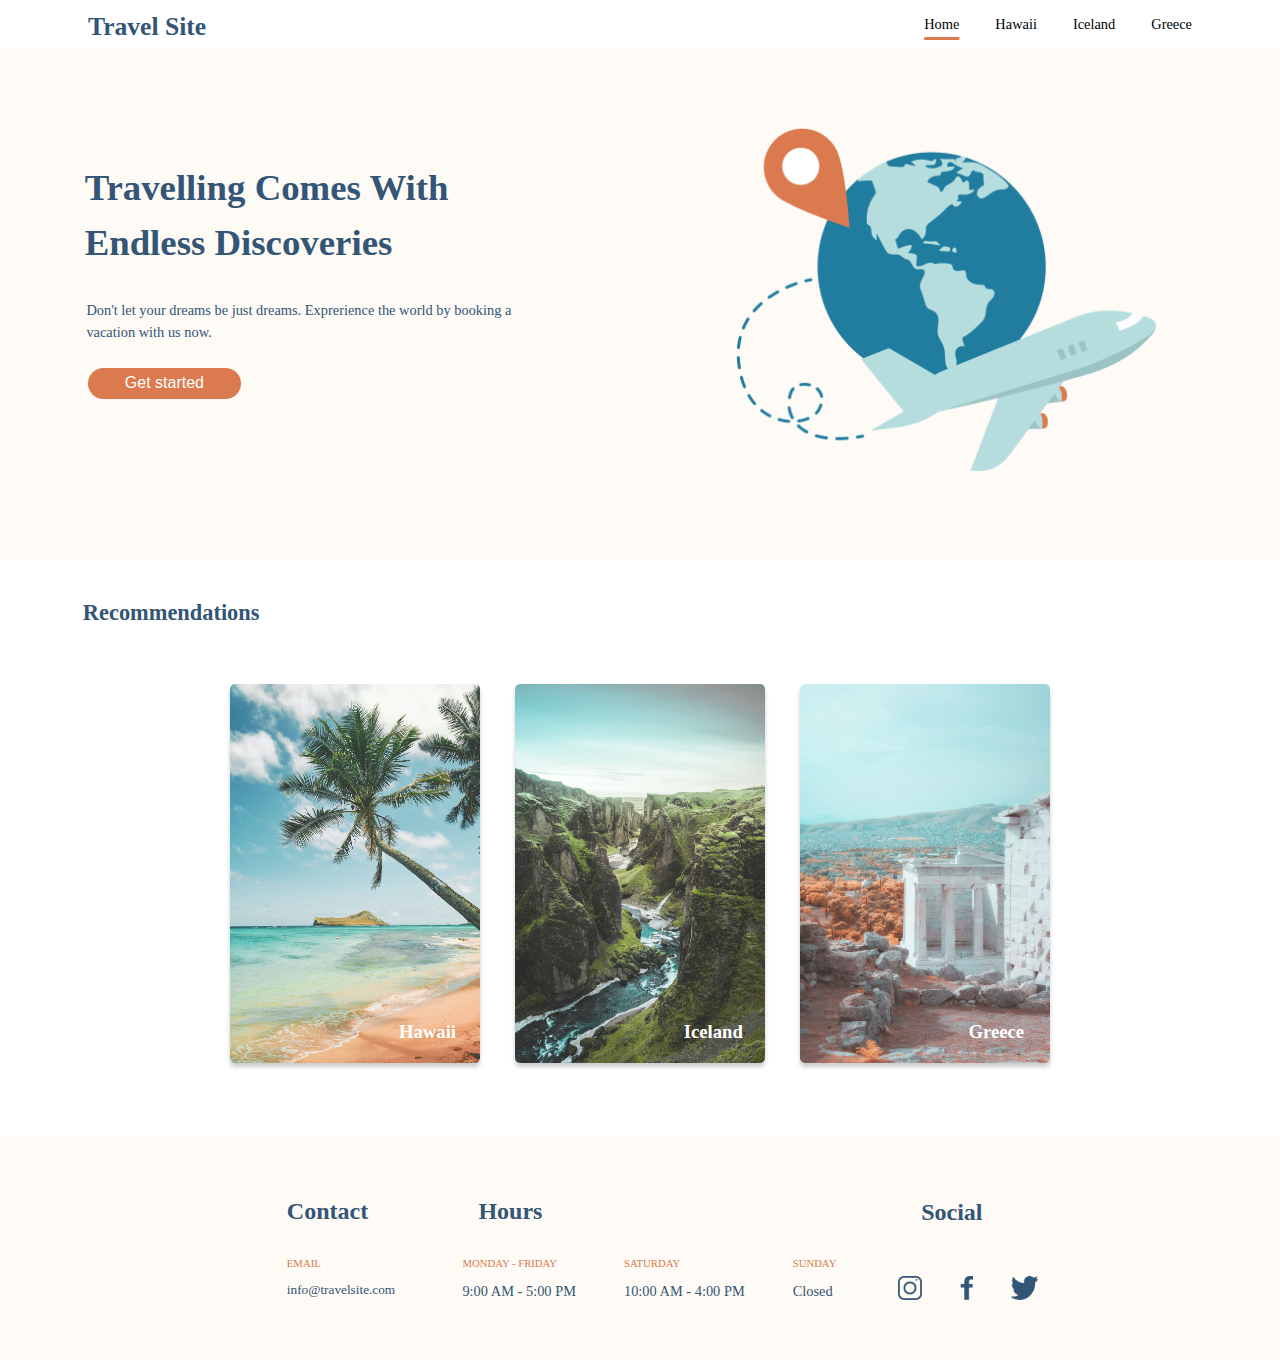
<file: index.html>
<!DOCTYPE html>
<html lang="en">
<head>
    <meta charset="UTF-8">
    <meta name="viewport" content="width=device-width, initial-scale=1.0">
    <title>TravelSite</title>
    <link rel="stylesheet" href="./css/global.css">
    <link rel="stylesheet" href="./css/main.css">
</head>

<body>

    <header>
        <nav class="navbar">
            <h1 class="navbar__header"><a href="./index.html">Travel Site</a></h1>
            <ul class="navbar__menu">
                <li class="navbar__option navbar__option--active"><a class="" href="./index.html">Home</a></li>
                <li class="navbar__option"><a href="./pages/hawaii.html">Hawaii</a></li>
                <li class="navbar__option"><a href="./pages/iceland.html">Iceland</a></li>
                <li class="navbar__option"><a href="./pages/greece.html">Greece</a></li>
            </ul>
        </nav>
    </header>

    <main>
        <section class="hero">
            <img class="hero__image" src="./assets/Images/hero.png" alt="Travel">
            <h1 class="hero__font hero__header hero__align">Travelling Comes With</h1>
            <h1 class="hero__font hero__header1 hero__align">Endless Discoveries</h1> 

            <p class="hero__slogan hero__color hero__align">Don't let your dreams be just dreams. Exprerience the world by booking a</p>
            <p class="hero__slogan1 hero__color hero__align">vacation with us now.</p>

            <button class="hero__button hero__align">Get started</button>
        </section>
    </main>

    <section class="recommend">
        <h1 class="recommend__header">Recommendations</h1>
        <div class="recommend__menu">
            <a class="recommend__link" href="./pages/hawaii.html">
                <div class="recommend__box recommend__hawaii">
                    <h3 class="recommend__name">Hawaii</h3>
                </div>
            </a>
            <a class="recommend__link" href="./pages/iceland.html">
                <div class="recommend__box recommend__iceland">
                    <h3 class="recommend__name">Iceland</h3>
                </div>
            </a>
            <a class="recommend__link" href="./pages/greece.html">
                <div class="recommend__box recommend__greece">
                    <h3 class="recommend__name">Greece</h3>
                </div>
            </a>
        </div>
    </section>

    <footer class="footers">
        <div class="footers__contact">
            <h2>Contact</h2>
            <div class="footers__email">
                <h6 class="footers__weight">EMAIL</h6>
                <h5 class="footers__addr">info@travelsite.com</h5>
            </div>
        </div>
        <div class="footers__hours">
            <h2>Hours</h2>
               <div class="footers__day">
                  <h6 class="footers__weight">MONDAY - FRIDAY</h6>
                  <h5 class="footers__time">9:00 AM - 5:00 PM</h5>
               </div>
               <div class="footers__day">
                  <h6 class="footers__weight">SATURDAY</h6>
                  <h5 class="footers__time">10:00 AM - 4:00 PM</h5>
                </div>
                <div class="footers__day">
                  <h6 class="footers__weight">SUNDAY</h6>
                  <h5 class="footers__time">Closed</h5>
                </div>
            </div>
        <div class="footers__social">
            <h2>Social</h2>
            <div class="footers__media">
                <img class="footers__imgsize" src="./assets/Images/icon-instagram.png" alt="Instagram">
            </div>
            <div class="footers__media">
                <img class="footers__imgsize" src="./assets/Images/icon-facebook.png" alt="Facebook">
            </div>
            <div class="footers__media">
                <img class="footers__imgsize" src="./assets/Images/icon-twitter.png" alt="Twitter">
            </div>
        </div>
    </footer>

</body>
</html>
</file>
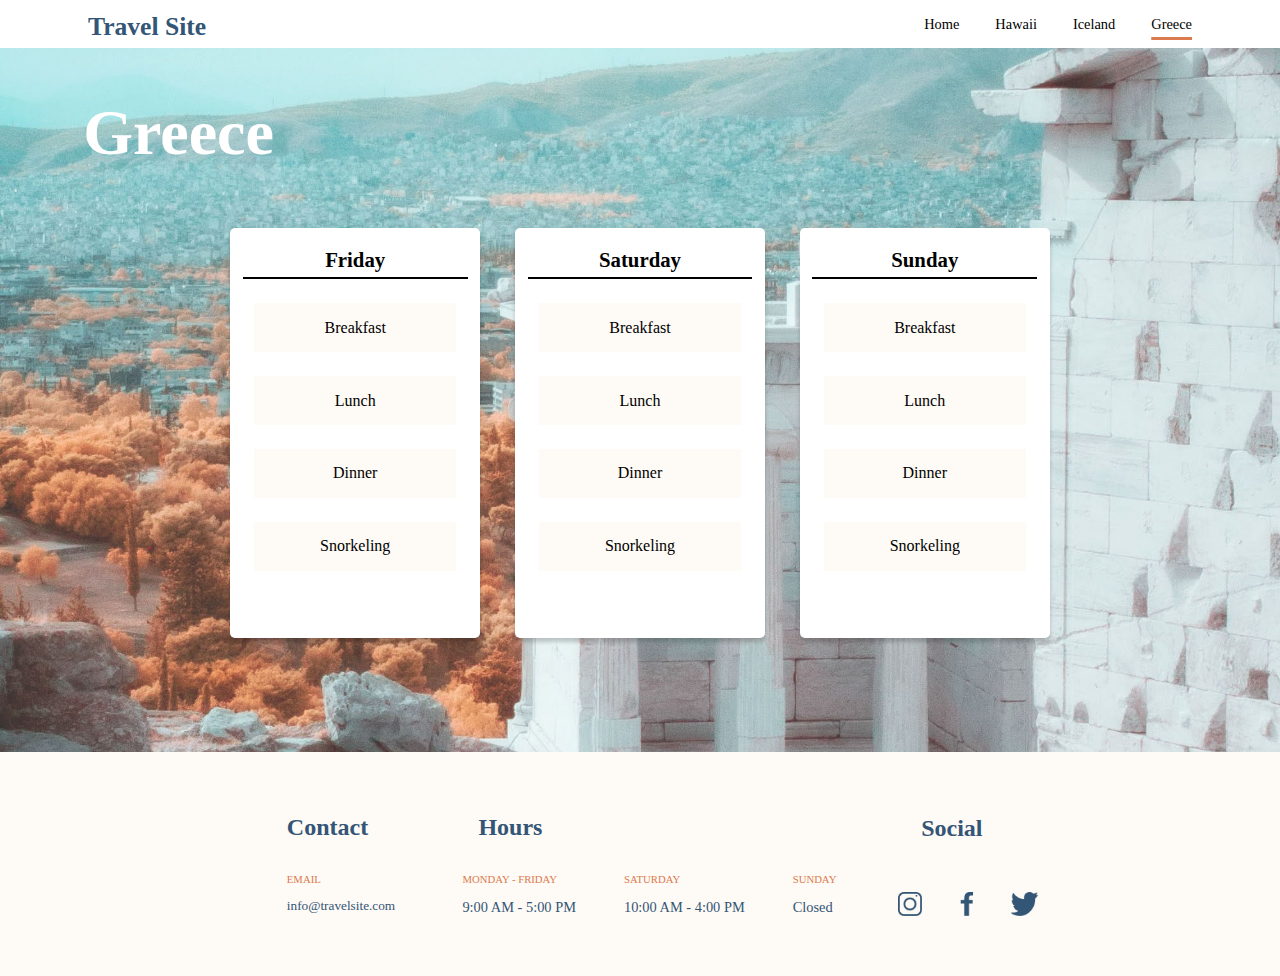
<file: pages/greece.html>
<!DOCTYPE html>
<html lang="en">
<head>
    <meta charset="UTF-8">
    <meta name="viewport" content="width=device-width, initial-scale=1.0">
    <title>Greece</title>
    <link rel="stylesheet" href="../css/global.css">
    <link rel="stylesheet" href="../css/destination.css">
</head>
<body>
    <header>
        <nav class="navbar">
            <h1 class="navbar__header"><a href="../index.html">Travel Site</a></h1>
            <ul class="navbar__menu">
                <li class="navbar__option"><a href="../index.html">Home</a></li>
                <li class="navbar__option"><a href="./hawaii.html">Hawaii</a></li>
                <li class="navbar__option"><a href="./iceland.html">Iceland</a></li>
                <li class="navbar__option navbar__option--active"><a href="./greece.html">Greece</a></li>
            </ul>
        </nav>
    </header>

    <main>
        <section class="hero hero__greece">
            <h1 class="hero__header">Greece</h1>
                <div class="hero__option">
                    <div class="hero__activity">
                        <h3 class="hero__days hero__days--line">Friday</h3>
                        <ul>
                            <li class="hero__schedule">Breakfast</li>
                            <li class="hero__schedule">Lunch</li>
                            <li class="hero__schedule">Dinner</li>
                            <li class="hero__schedule">Snorkeling</li>
                        </ul>
                    </div>
                    <div class="hero__activity">
                        <h3 class="hero__days hero__days--line">Saturday</h3>
                        <ul>
                            <li class="hero__schedule">Breakfast</li>
                            <li class="hero__schedule">Lunch</li>
                            <li class="hero__schedule">Dinner</li>
                            <li class="hero__schedule">Snorkeling</li>
                        </ul>
                    </div>
                    <div class="hero__activity">
                        <h3 class="hero__days hero__days--line">Sunday</h3>
                        <ul>
                            <li class="hero__schedule">Breakfast</li>
                            <li class="hero__schedule">Lunch</li>
                            <li class="hero__schedule">Dinner</li>
                            <li class="hero__schedule">Snorkeling</li>
                        </ul>
                    </div>
                </div>
        </section>
    </main>

    <footer class="footers">
        <div class="footers__contact">
            <h2>Contact</h2>
            <div class="footers__email">
                <h6 class="footers__weight">EMAIL</h6>
                <h5 class="footers__addr">info@travelsite.com</h5>
            </div>
        </div>
        <div class="footers__hours">
            <h2>Hours</h2>
               <div class="footers__day">
                  <h6 class="footers__weight">MONDAY - FRIDAY</h6>
                  <h5 class="footers__time">9:00 AM - 5:00 PM</h5>
               </div>
               <div class="footers__day">
                  <h6 class="footers__weight">SATURDAY</h6>
                  <h5 class="footers__time">10:00 AM - 4:00 PM</h5>
                </div>
                <div class="footers__day">
                  <h6 class="footers__weight">SUNDAY</h6>
                  <h5 class="footers__time">Closed</h5>
                </div>
            </div>
        <div class="footers__social">
            <h2>Social</h2>
            <div class="footers__media">
                <img class="footers__imgsize" src="../assets/Images/icon-instagram.png" alt="Instagram">
            </div>
            <div class="footers__media">
                <img class="footers__imgsize" src="../assets/Images/icon-facebook.png" alt="Facebook">
            </div>
            <div class="footers__media">
                <img class="footers__imgsize" src="../assets/Images/icon-twitter.png" alt="Twitter">
            </div>
        </div>
    </footer>

</body>
</html>
</file>
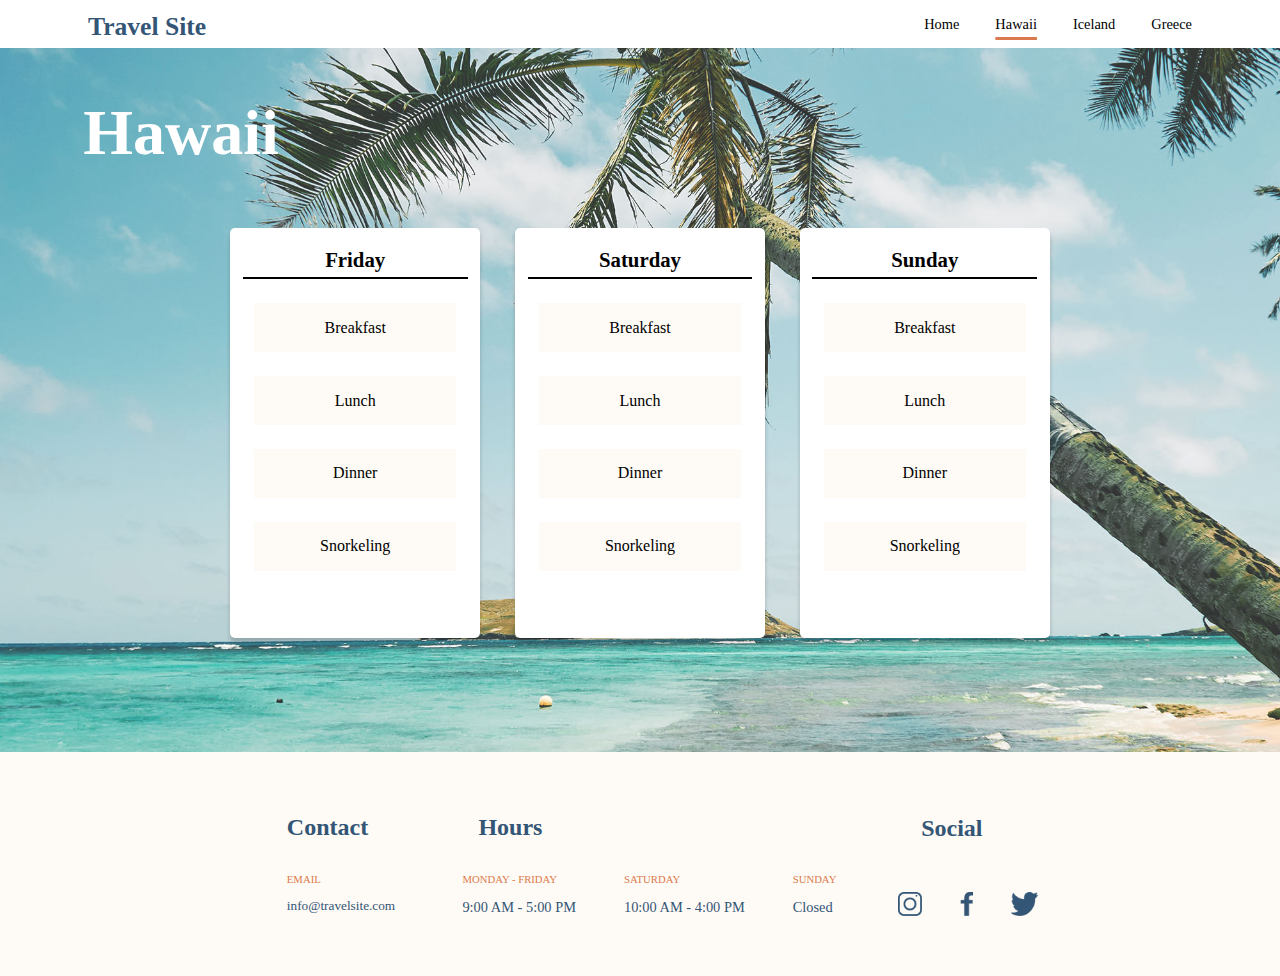
<file: pages/hawaii.html>
<!DOCTYPE html>
<html lang="en">
<head>
    <meta charset="UTF-8">
    <meta name="viewport" content="width=device-width, initial-scale=1.0">
    <title>Hawaii</title>
    <link rel="stylesheet" href="../css/global.css">
    <link rel="stylesheet" href="../css/destination.css">
</head>
<body>
    <header>
        <nav class="navbar">
            <h1 class="navbar__header"><a href="../index.html">Travel Site</a></h1>
            <ul class="navbar__menu">
                <li class="navbar__option"><a href="../index.html">Home</a></li>
                <li class="navbar__option navbar__option--active"><a href="./hawaii.html">Hawaii</a></li>
                <li class="navbar__option"><a href="./iceland.html">Iceland</a></li>
                <li class="navbar__option"><a href="./greece.html">Greece</a></li>
            </ul>
        </nav>
    </header>

    <main>
        <section class="hero hero__hawaii">
            <h1 class="hero__header">Hawaii</h1>
                <div class="hero__option">
                    <div class="hero__activity">
                        <h3 class="hero__days hero__days--line">Friday</h3>
                        <ul>
                            <li class="hero__schedule">Breakfast</li>
                            <li class="hero__schedule">Lunch</li>
                            <li class="hero__schedule">Dinner</li>
                            <li class="hero__schedule">Snorkeling</li>
                        </ul>
                    </div>
                    <div class="hero__activity">
                        <h3 class="hero__days hero__days--line">Saturday</h3>
                        <ul>
                            <li class="hero__schedule">Breakfast</li>
                            <li class="hero__schedule">Lunch</li>
                            <li class="hero__schedule">Dinner</li>
                            <li class="hero__schedule">Snorkeling</li>
                        </ul>
                    </div>
                    <div class="hero__activity">
                        <h3 class="hero__days hero__days--line">Sunday</h3>
                        <ul>
                            <li class="hero__schedule">Breakfast</li>
                            <li class="hero__schedule">Lunch</li>
                            <li class="hero__schedule">Dinner</li>
                            <li class="hero__schedule">Snorkeling</li>
                        </ul>
                    </div>
                </div>
        </section>
    </main>

    <footer class="footers">
        <div class="footers__contact">
            <h2>Contact</h2>
            <div class="footers__email">
                <h6 class="footers__weight">EMAIL</h6>
                <h5 class="footers__addr">info@travelsite.com</h5>
            </div>
        </div>
        <div class="footers__hours">
            <h2>Hours</h2>
               <div class="footers__day">
                  <h6 class="footers__weight">MONDAY - FRIDAY</h6>
                  <h5 class="footers__time">9:00 AM - 5:00 PM</h5>
               </div>
               <div class="footers__day">
                  <h6 class="footers__weight">SATURDAY</h6>
                  <h5 class="footers__time">10:00 AM - 4:00 PM</h5>
                </div>
                <div class="footers__day">
                  <h6 class="footers__weight">SUNDAY</h6>
                  <h5 class="footers__time">Closed</h5>
                </div>
            </div>
        <div class="footers__social">
            <h2>Social</h2>
            <div class="footers__media">
                <img class="footers__imgsize" src="../assets/Images/icon-instagram.png" alt="Instagram">
            </div>
            <div class="footers__media">
                <img class="footers__imgsize" src="../assets/Images/icon-facebook.png" alt="Facebook">
            </div>
            <div class="footers__media">
                <img class="footers__imgsize" src="../assets/Images/icon-twitter.png" alt="Twitter">
            </div>
        </div>
    </footer>

</body>
</html>
</file>
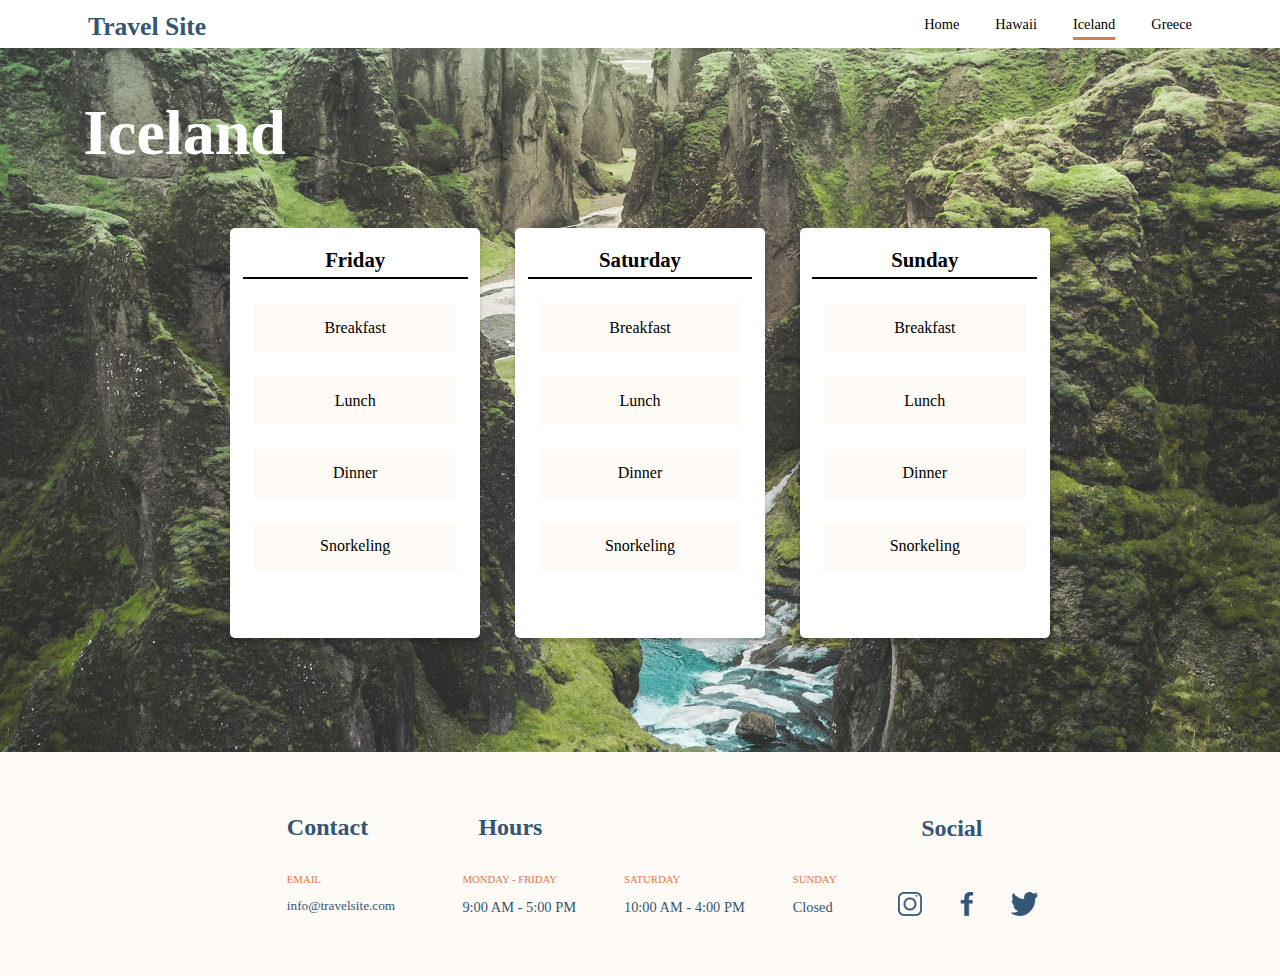
<file: pages/iceland.html>
<!DOCTYPE html>
<html lang="en">
<head>
    <meta charset="UTF-8">
    <meta name="viewport" content="width=device-width, initial-scale=1.0">
    <title>Iceland</title>
    <link rel="stylesheet" href="../css/global.css">
    <link rel="stylesheet" href="../css/destination.css">
</head>
<body>
    <header>
        <nav class="navbar">
            <h1 class="navbar__header"><a href="../index.html">Travel Site</a></h1>
            <ul class="navbar__menu">
                <li class="navbar__option"><a href="../index.html">Home</a></li>
                <li class="navbar__option"><a href="./hawaii.html">Hawaii</a></li>
                <li class="navbar__option navbar__option--active"><a href="./iceland.html">Iceland</a></li>
                <li class="navbar__option"><a href="./greece.html">Greece</a></li>
            </ul>
        </nav>
    </header>

    <main>
        <section class="hero hero__iceland">
            <h1 class="hero__header">Iceland</h1>
                <div class="hero__option">
                    <div class="hero__activity">
                        <h3 class="hero__days hero__days--line">Friday</h3>
                        <ul>
                            <li class="hero__schedule">Breakfast</li>
                            <li class="hero__schedule">Lunch</li>
                            <li class="hero__schedule">Dinner</li>
                            <li class="hero__schedule">Snorkeling</li>
                        </ul>
                    </div>
                    <div class="hero__activity">
                        <h3 class="hero__days hero__days--line">Saturday</h3>
                        <ul>
                            <li class="hero__schedule">Breakfast</li>
                            <li class="hero__schedule">Lunch</li>
                            <li class="hero__schedule">Dinner</li>
                            <li class="hero__schedule">Snorkeling</li>
                        </ul>
                    </div>
                    <div class="hero__activity">
                        <h3 class="hero__days hero__days--line">Sunday</h3>
                        <ul>
                            <li class="hero__schedule">Breakfast</li>
                            <li class="hero__schedule">Lunch</li>
                            <li class="hero__schedule">Dinner</li>
                            <li class="hero__schedule">Snorkeling</li>
                        </ul>
                    </div>
                </div>
        </section>
    </main>

    <footer class="footers">
        <div class="footers__contact">
            <h2>Contact</h2>
            <div class="footers__email">
                <h6 class="footers__weight">EMAIL</h6>
                <h5 class="footers__addr">info@travelsite.com</h5>
            </div>
        </div>
        <div class="footers__hours">
            <h2>Hours</h2>
               <div class="footers__day">
                  <h6 class="footers__weight">MONDAY - FRIDAY</h6>
                  <h5 class="footers__time">9:00 AM - 5:00 PM</h5>
               </div>
               <div class="footers__day">
                  <h6 class="footers__weight">SATURDAY</h6>
                  <h5 class="footers__time">10:00 AM - 4:00 PM</h5>
                </div>
                <div class="footers__day">
                  <h6 class="footers__weight">SUNDAY</h6>
                  <h5 class="footers__time">Closed</h5>
                </div>
            </div>
        <div class="footers__social">
            <h2>Social</h2>
            <div class="footers__media">
                <img class="footers__imgsize" src="../assets/Images/icon-instagram.png" alt="Instagram">
            </div>
            <div class="footers__media">
                <img class="footers__imgsize" src="../assets/Images/icon-facebook.png" alt="Facebook">
            </div>
            <div class="footers__media">
                <img class="footers__imgsize" src="../assets/Images/icon-twitter.png" alt="Twitter">
            </div>
        </div>
    </footer>

</body>
</html>
</file>
<file: css/global.css>
body{
    font-family: Verdana;
    margin:0;
}

.navbar{
    background-color: #ffffff;
    width: 100%;
    height:3em;
    display:flex;
    justify-content: space-between;
    align-items: center;
    position: fixed;
    z-index:100;
} 
.navbar__header a{
    color:#335576;
    font-size: 0.8em;
    margin-left:5.5rem;
    text-decoration: none;
}
.navbar__menu a{
    list-style-type: none;
    text-decoration: none;
    color:black;
    font-size: 0.9em;
} 
.navbar__option{
    margin:-3.5em;
    display:inline-block;
    margin-right: 5.5rem;
}   
.navbar__option--active{
    text-decoration: underline;
    text-decoration-thickness: 0.2em;
    text-underline-offset: 0.5em;
    text-decoration-color:#DB7A4E;
}

.footers{
    background-color: #FEFAF5;
    color:#335576;
    margin-bottom : 0px;
    width:100%;
    height:14em;
    display:flex;
    justify-content: center;
    align-items: center; 
}
.footers__contact{
    position: relative;
    right:-4em;
    bottom: 1em;
}
.footers__email{
    color: #DB7A4E; 
    position: relative;
    left:0em;
    bottom: -2em;
}
.footers__weight{
    font-weight: lighter;  
}
.footers__addr{ 
    margin-top: 1em;
    font-weight: lighter;  
    color:#335576;
} 
.footers__hours{
    position: relative;
    right:-9.2em;
    bottom: 2.3em;
    display:flex;
    justify-content: center;
    align-items: center; 
}
.footers__day{
    color: #DB7A4E; 
    font-weight: lighter;
    position: relative;
    right:6.5em;
    bottom: -4.2em;
    margin:1.5em;
}
.footers__time{ 
    margin-top: 1em;
    font-weight: lighter;  
    color:#335576;
    font-size: 0.9em;
} 
.footers__social{
    position: relative;
    right:-6.5em;
    bottom:2.2em;
    display:flex;
    justify-content: center;
    align-items: center; 
}
.footers__media{
    position: relative;
    right:6.5em;
    bottom: -4.8em;
    margin:1.2em;
}
.footers__imgsize{
    height:1.5em;
}
</file>
<file: css/main.css>
*{
    box-sizing: border-box;
    margin:0;
    padding:0;
}

.hero{
    background-color: #FEFAF5;
    width: 100%;
    height: 35em;
    position:relative;
    z-index: -1;
}
.hero__image{
    height:22rem;
    position: absolute;
    left:46em;
    top: 7.5em;
}
.hero__align{
    position: absolute;
}
.hero__font{
    color:#335576;
    font-size: 2.3em;
    left: 2.3em;
}
.hero__header{
    top: 4.5em;
}
.hero__header1{
    top: 6em;
}
.hero__color{
    color:#335576;
    font-size: 0.9em;
    left:6em;  
}
.hero__slogan{
    top:21em;
}
.hero__slogan1{
    top:22.5em;
}
.hero__button{
   background-color: #DB7A4E;
   color:white;
   font-size:1em;
   font-weight: lighter;
   border-radius: 312em;
   padding: 0.4em 2.3em;
   border:0;
   top:23em;
   left:5.5em;
} 

.recommend{
    background-color:white;
    width:100%;
    height: 36em;
}
.recommend__header{
    color:#335576;
    font-size: 1.4em;
    margin-left:1.9em;
    padding:1.8em;
}
.recommend__menu{
    display:flex;
    justify-content: center;
    align-items: center; 
}
.recommend__box{
    border-radius: 5px;
    box-shadow: 0px 4px 4px rgba(0,0,0,0.2);
    height:23.7em;
    width:15.6em;
    margin:1.1em; 
    background-size: cover; 
}
.recommend__hawaii{
    background-image: url("../assets/Images/hawaii.jpg");
} 
.recommend__greece{
    background-image: url("../assets/Images/greece.jpg");
}
.recommend__iceland{
    background-image: url("../assets/Images/iceland.jpg");
} 
.recommend__name{
    color:white;
    position:relative;
    left:9em;
    top:18em;
}
.recommend__link{
    text-decoration: none;
}
</file>
<file: css/destination.css>
*{
    box-sizing: border-box;
    margin: 0;
    padding:0;
}

.hero{
    background-position: 30%;
    background-size: cover;
    width: 100%;
    height: 47em;
}
.hero__greece{
    background-image: url("../assets/Images/greece.jpg");
}
.hero__hawaii{
    background-image: url("../assets/Images/hawaii.jpg");
}
.hero__iceland{
    background-image: url("../assets/Images/iceland.jpg");
}
.hero__header{
    color:white;
    font-size: 4em;
    padding:1.5em;
    margin-left: -0.2em;
}
.hero__option{
    margin-top: -3.5em;
    display:flex;
    justify-content: center;
    align-items: center; 
}
.hero__activity{
    background-color:white;
    border-radius: 5px;
    box-shadow: 0px 4px 4px rgba(0,0,0,0.2);
    height:25.62em;
    width:15.6em;
    margin:1.1em; 
    background-size: cover; 
}
.hero__days{
    font-size: 1.3em;
    text-align: center;
    margin-top: 1em;
    z-index: 1;
}
.hero__days--line{
    border-bottom: 2px solid black;
    position: relative;
    left:5%;
    width:90%;
    padding-bottom: 5px;
}
.hero__schedule{
    list-style-type: none;
    text-align: center;
    font-weight: lighter;
    font-size: 1em;
    border: 1px solid #FEFAF5;
    background-color: #FEFAF5;
    margin:1.5em;
    padding: 0.9em;
}
</file>
